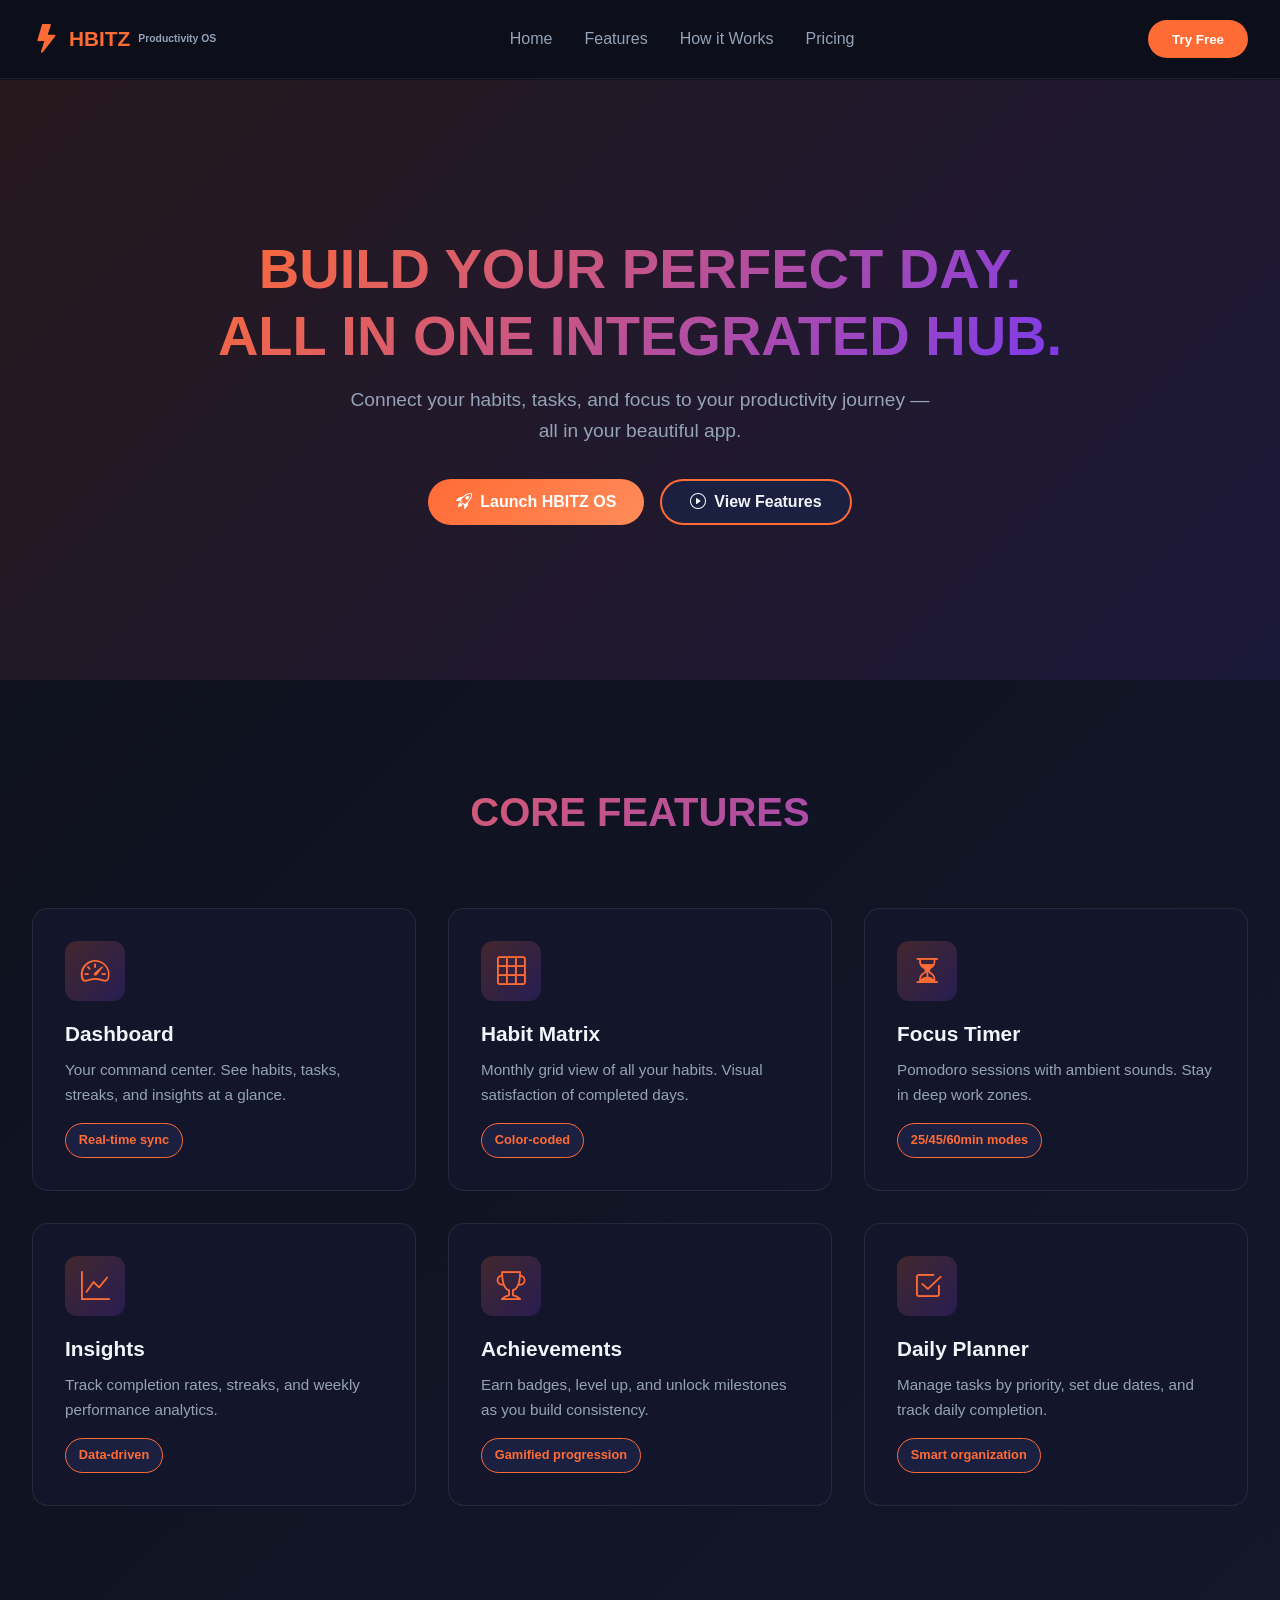
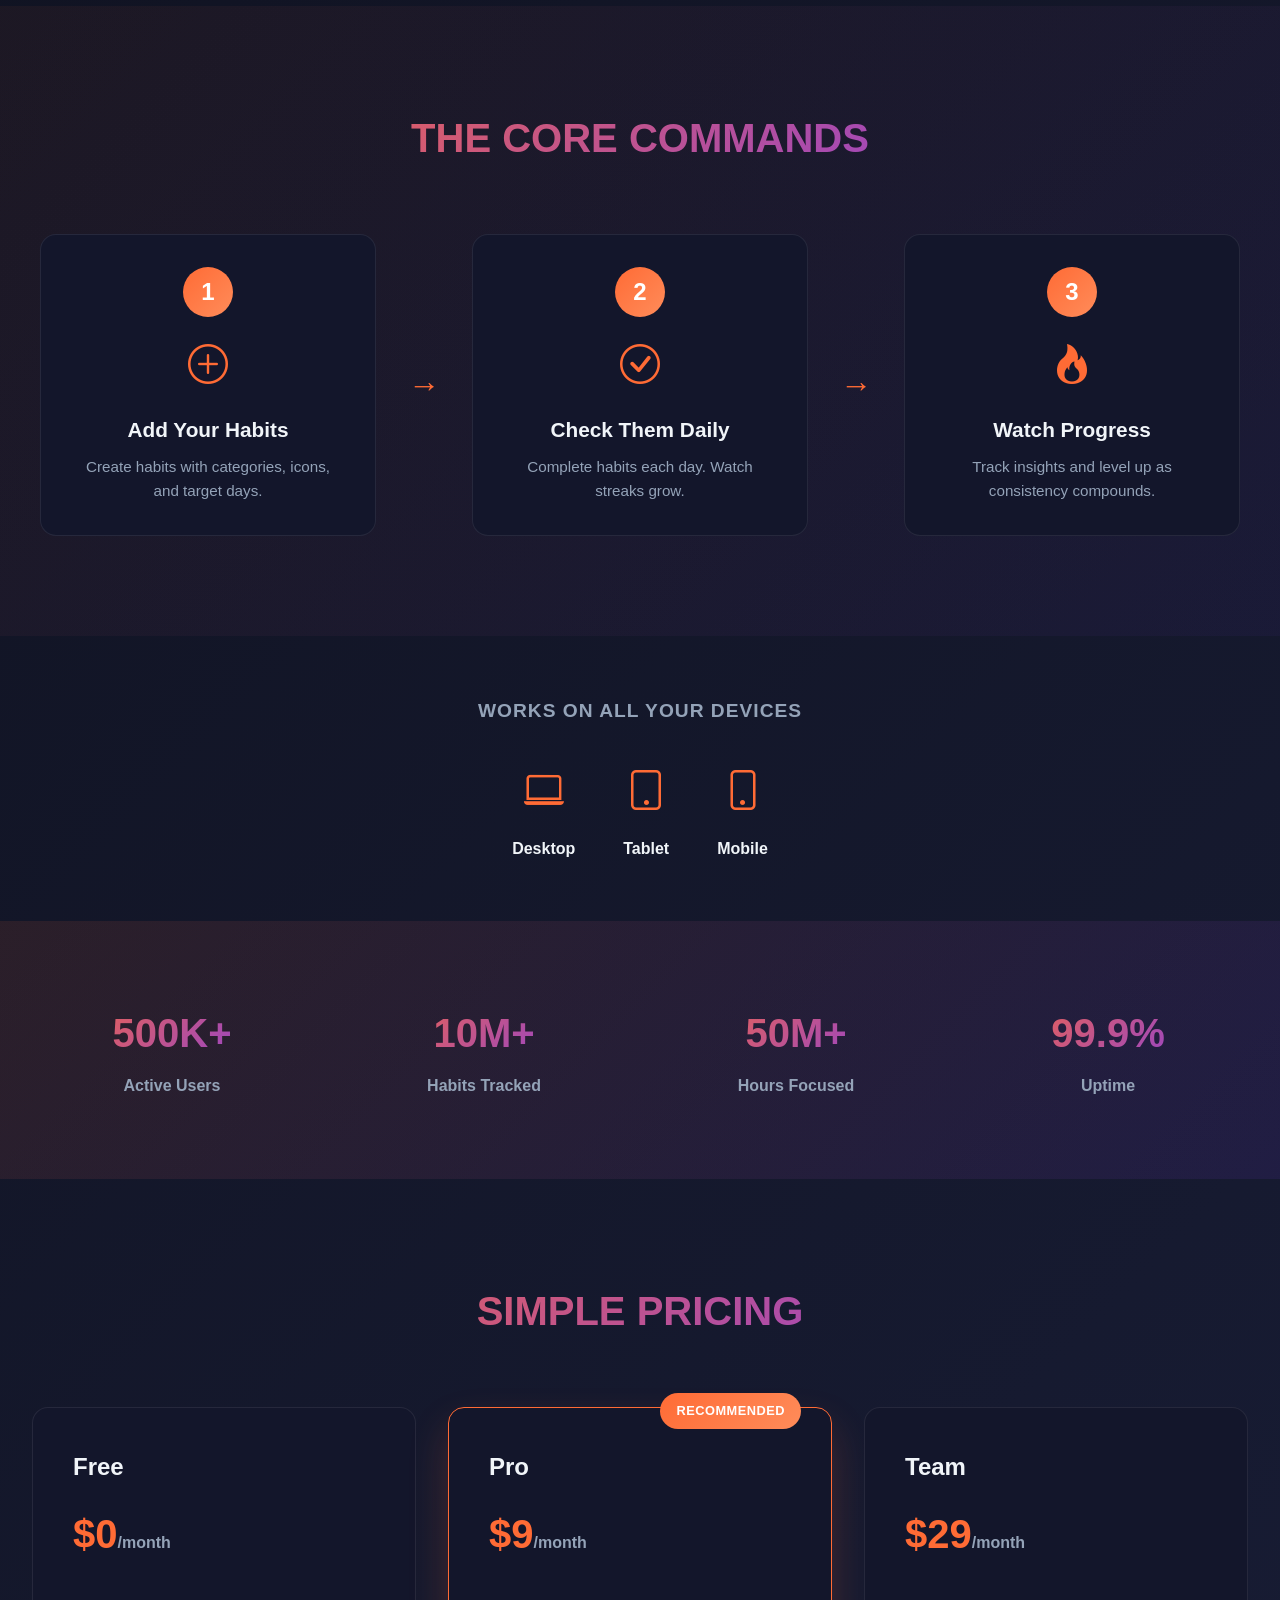
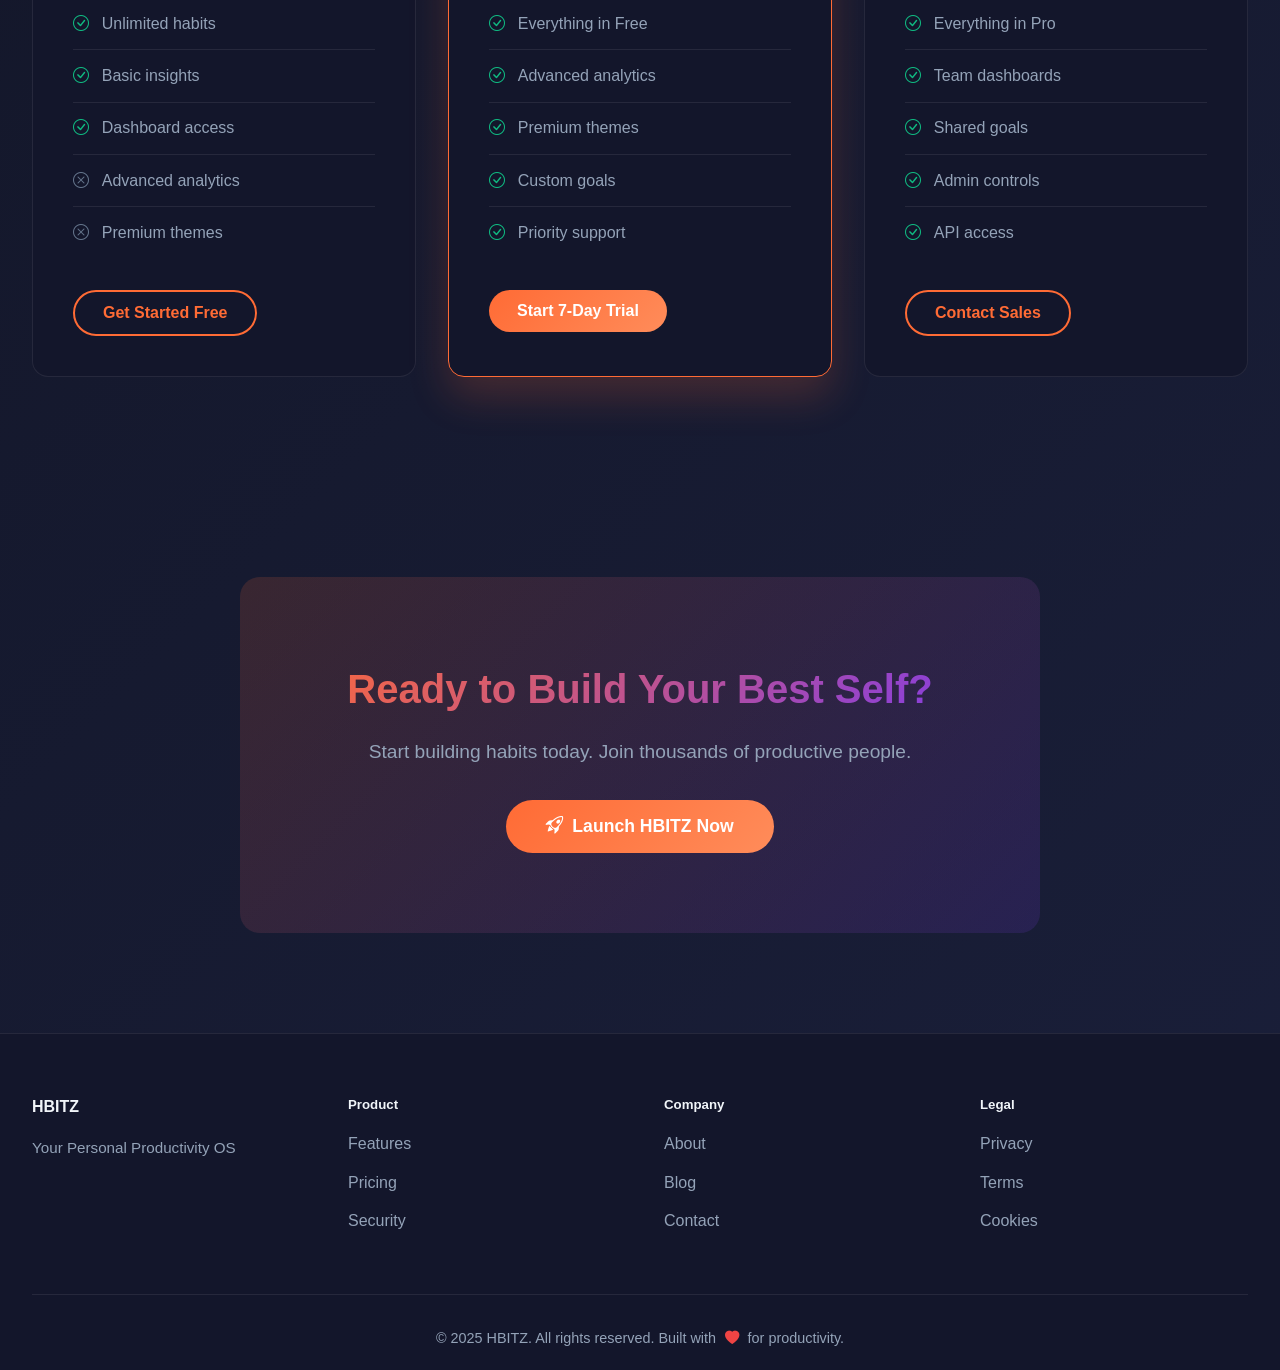
<file: index.html>
<!DOCTYPE html>
<html lang="en">
<head>
    <meta charset="UTF-8">
    <meta name="viewport" content="width=device-width, initial-scale=1.0">
    <title>HBITZ - Productivity OS</title>
    <link rel="stylesheet" href="https://cdn.jsdelivr.net/npm/bootstrap-icons@1.13.1/font/bootstrap-icons.min.css">
    <link rel="stylesheet" href="styles.css">
</head>
<body>
    <!-- Navigation -->
    <nav class="navbar">
        <div class="nav-container">
            <div class="nav-logo">
                <i class="bi bi-lightning-fill"></i>
                <span>HBITZ</span>
                <small>Productivity OS</small>
            </div>
            <ul class="nav-menu">
                <li><a href="#home" class="nav-link">Home</a></li>
                <li><a href="#features" class="nav-link">Features</a></li>
                <li><a href="#how-it-works" class="nav-link">How it Works</a></li>
                <li><a href="#pricing" class="nav-link">Pricing</a></li>
            </ul>
            <button class="cta-btn">Try Free</button>
        </div>
    </nav>

    <!-- Hero Section -->
    <section id="home" class="hero">
        <div class="hero-content">
            <h1 class="hero-title">BUILD YOUR PERFECT DAY.<br>ALL IN ONE INTEGRATED HUB.</h1>
            <p class="hero-subtitle">Connect your habits, tasks, and focus to your productivity journey — all in your beautiful app.</p>
            <div class="hero-buttons">
                <button class="btn btn-primary">
                    <i class="bi bi-rocket-takeoff"></i> Launch HBITZ OS
                </button>
                <button class="btn btn-secondary">
                    <i class="bi bi-play-circle"></i> View Features
                </button>
            </div>
        </div>
    </section>

    <!-- Features Section -->
    <section id="features" class="features">
        <h2 class="section-title">CORE FEATURES</h2>
        <div class="features-grid">
            <div class="feature-card">
                <div class="feature-icon"><i class="bi bi-speedometer2"></i></div>
                <h3>Dashboard</h3>
                <p>Your command center. See habits, tasks, streaks, and insights at a glance.</p>
                <div class="feature-highlight">Real-time sync</div>
            </div>

            <div class="feature-card">
                <div class="feature-icon"><i class="bi bi-grid-3x3"></i></div>
                <h3>Habit Matrix</h3>
                <p>Monthly grid view of all your habits. Visual satisfaction of completed days.</p>
                <div class="feature-highlight">Color-coded</div>
            </div>

            <div class="feature-card">
                <div class="feature-icon"><i class="bi bi-hourglass-split"></i></div>
                <h3>Focus Timer</h3>
                <p>Pomodoro sessions with ambient sounds. Stay in deep work zones.</p>
                <div class="feature-highlight">25/45/60min modes</div>
            </div>

            <div class="feature-card">
                <div class="feature-icon"><i class="bi bi-graph-up"></i></div>
                <h3>Insights</h3>
                <p>Track completion rates, streaks, and weekly performance analytics.</p>
                <div class="feature-highlight">Data-driven</div>
            </div>

            <div class="feature-card">
                <div class="feature-icon"><i class="bi bi-trophy"></i></div>
                <h3>Achievements</h3>
                <p>Earn badges, level up, and unlock milestones as you build consistency.</p>
                <div class="feature-highlight">Gamified progression</div>
            </div>

            <div class="feature-card">
                <div class="feature-icon"><i class="bi bi-check2-square"></i></div>
                <h3>Daily Planner</h3>
                <p>Manage tasks by priority, set due dates, and track daily completion.</p>
                <div class="feature-highlight">Smart organization</div>
            </div>
        </div>
    </section>

    <!-- How It Works Section -->
    <section id="how-it-works" class="how-it-works">
        <h2>THE CORE COMMANDS</h2>
        <div class="steps-container">
            <div class="step">
                <div class="step-number">1</div>
                <div class="step-icon"><i class="bi bi-plus-circle"></i></div>
                <h3>Add Your Habits</h3>
                <p>Create habits with categories, icons, and target days.</p>
            </div>
            <div class="step-arrow">→</div>
            <div class="step">
                <div class="step-number">2</div>
                <div class="step-icon"><i class="bi bi-check-circle"></i></div>
                <h3>Check Them Daily</h3>
                <p>Complete habits each day. Watch streaks grow.</p>
            </div>
            <div class="step-arrow">→</div>
            <div class="step">
                <div class="step-number">3</div>
                <div class="step-icon"><i class="bi bi-fire"></i></div>
                <h3>Watch Progress</h3>
                <p>Track insights and level up as consistency compounds.</p>
            </div>
        </div>
    </section>

    <!-- Platform Support -->
    <section class="platforms">
        <p class="platforms-text">WORKS ON ALL YOUR DEVICES</p>
        <div class="platform-icons">
            <div class="platform">
                <i class="bi bi-laptop"></i>
                <span>Desktop</span>
            </div>
            <div class="platform">
                <i class="bi bi-tablet"></i>
                <span>Tablet</span>
            </div>
            <div class="platform">
                <i class="bi bi-phone"></i>
                <span>Mobile</span>
            </div>
        </div>
    </section>

    <!-- Stats Section -->
    <section class="stats">
        <div class="stat-item">
            <h3>500K+</h3>
            <p>Active Users</p>
        </div>
        <div class="stat-item">
            <h3>10M+</h3>
            <p>Habits Tracked</p>
        </div>
        <div class="stat-item">
            <h3>50M+</h3>
            <p>Hours Focused</p>
        </div>
        <div class="stat-item">
            <h3>99.9%</h3>
            <p>Uptime</p>
        </div>
    </section>

    <!-- Pricing Section -->
    <section id="pricing" class="pricing">
        <h2>SIMPLE PRICING</h2>
        <div class="pricing-cards">
            <div class="price-card free">
                <h3>Free</h3>
                <div class="price">$0<span>/month</span></div>
                <ul class="features-list">
                    <li><i class="bi bi-check-circle"></i> Unlimited habits</li>
                    <li><i class="bi bi-check-circle"></i> Basic insights</li>
                    <li><i class="bi bi-check-circle"></i> Dashboard access</li>
                    <li class="disabled"><i class="bi bi-x-circle"></i> Advanced analytics</li>
                    <li class="disabled"><i class="bi bi-x-circle"></i> Premium themes</li>
                </ul>
                <button class="btn btn-outline">Get Started Free</button>
            </div>

            <div class="price-card pro">
                <div class="badge">RECOMMENDED</div>
                <h3>Pro</h3>
                <div class="price">$9<span>/month</span></div>
                <ul class="features-list">
                    <li><i class="bi bi-check-circle"></i> Everything in Free</li>
                    <li><i class="bi bi-check-circle"></i> Advanced analytics</li>
                    <li><i class="bi bi-check-circle"></i> Premium themes</li>
                    <li><i class="bi bi-check-circle"></i> Custom goals</li>
                    <li><i class="bi bi-check-circle"></i> Priority support</li>
                </ul>
                <button class="btn btn-primary">Start 7-Day Trial</button>
            </div>

            <div class="price-card team">
                <h3>Team</h3>
                <div class="price">$29<span>/month</span></div>
                <ul class="features-list">
                    <li><i class="bi bi-check-circle"></i> Everything in Pro</li>
                    <li><i class="bi bi-check-circle"></i> Team dashboards</li>
                    <li><i class="bi bi-check-circle"></i> Shared goals</li>
                    <li><i class="bi bi-check-circle"></i> Admin controls</li>
                    <li><i class="bi bi-check-circle"></i> API access</li>
                </ul>
                <button class="btn btn-outline">Contact Sales</button>
            </div>
        </div>
    </section>

    <!-- CTA Section -->
    <section class="final-cta">
        <h2>Ready to Build Your Best Self?</h2>
        <p>Start building habits today. Join thousands of productive people.</p>
        <button class="btn btn-primary btn-lg">
            <i class="bi bi-rocket-takeoff"></i> Launch HBITZ Now
        </button>
    </section>

    <!-- Footer -->
    <footer class="footer">
        <div class="footer-content">
            <div class="footer-section">
                <h4>HBITZ</h4>
                <p>Your Personal Productivity OS</p>
            </div>
            <div class="footer-section">
                <h5>Product</h5>
                <ul>
                    <li><a href="#">Features</a></li>
                    <li><a href="#">Pricing</a></li>
                    <li><a href="#">Security</a></li>
                </ul>
            </div>
            <div class="footer-section">
                <h5>Company</h5>
                <ul>
                    <li><a href="#">About</a></li>
                    <li><a href="#">Blog</a></li>
                    <li><a href="#">Contact</a></li>
                </ul>
            </div>
            <div class="footer-section">
                <h5>Legal</h5>
                <ul>
                    <li><a href="#">Privacy</a></li>
                    <li><a href="#">Terms</a></li>
                    <li><a href="#">Cookies</a></li>
                </ul>
            </div>
        </div>
        <div class="footer-bottom">
            <p>&copy; 2025 HBITZ. All rights reserved. Built with <i class="bi bi-heart-fill"></i> for productivity.</p>
        </div>
    </footer>

    <script src="script.js"></script>
</body>
</html>
</file>
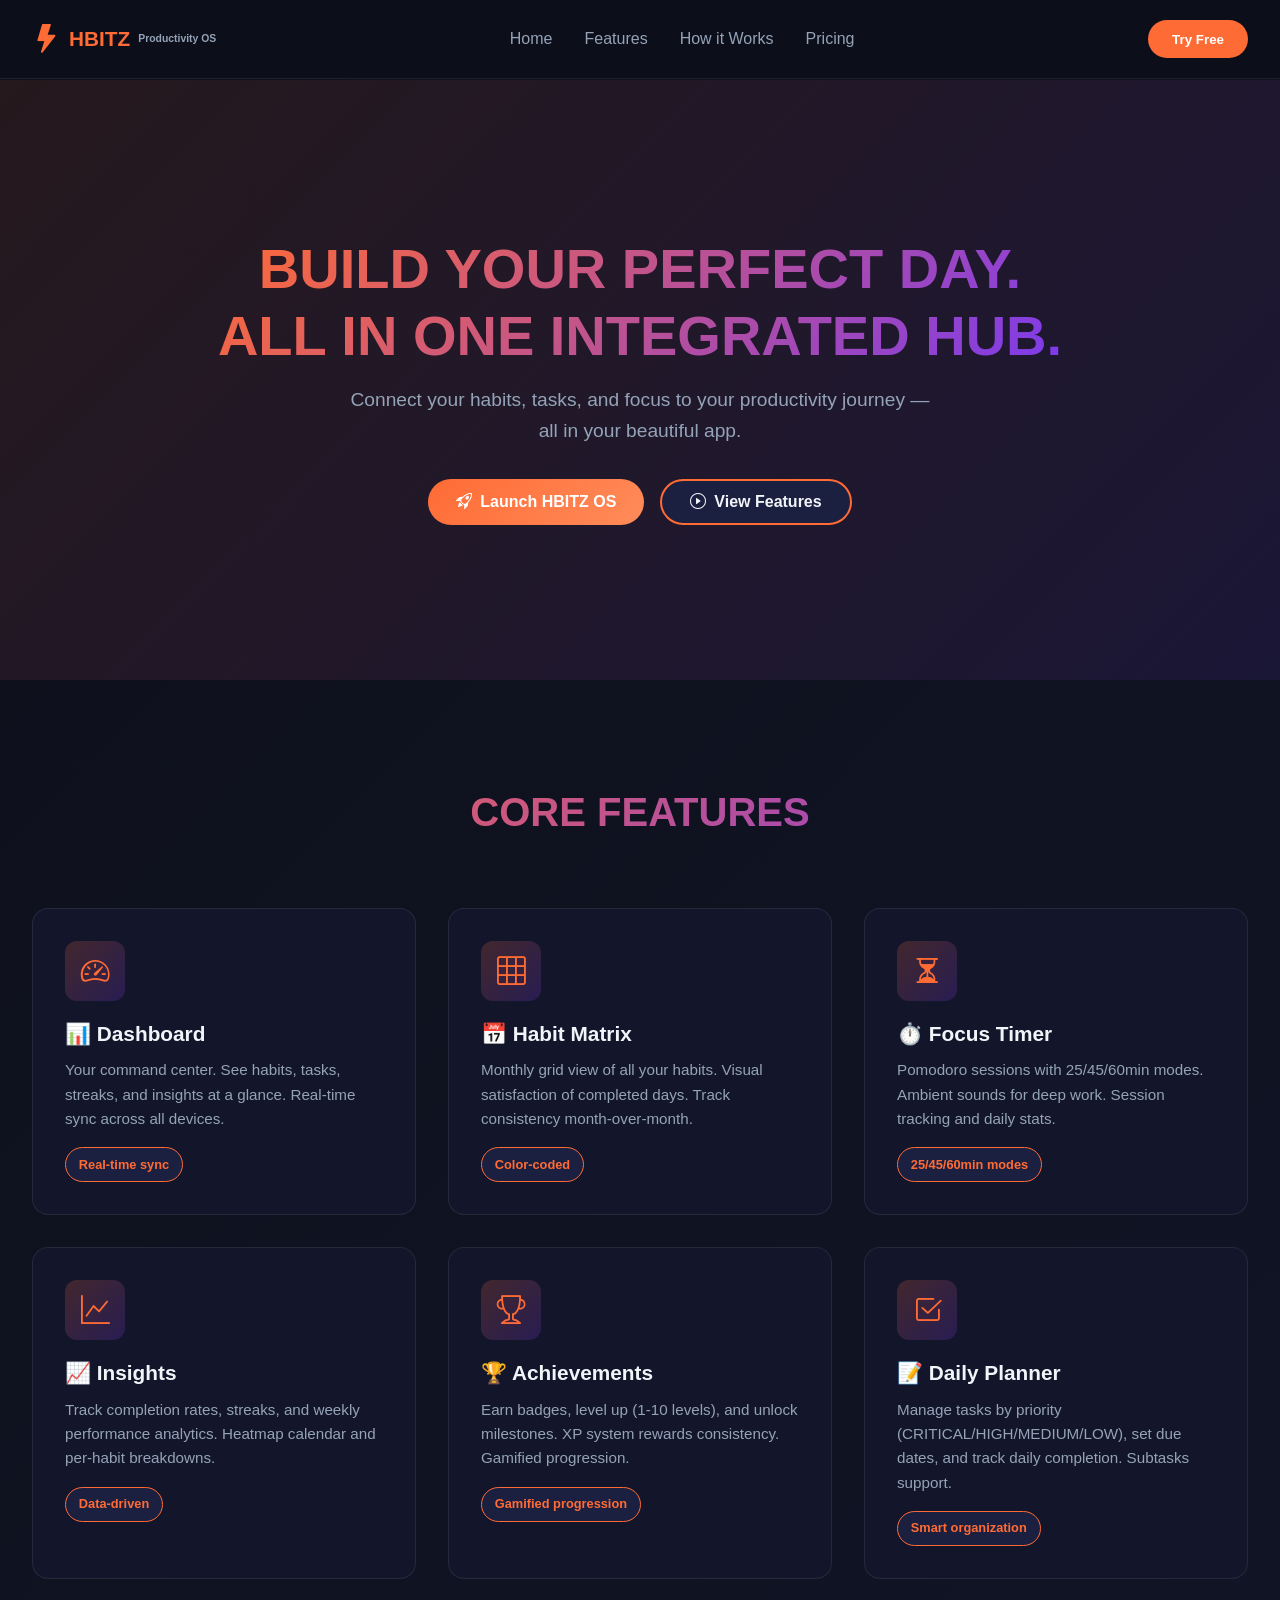
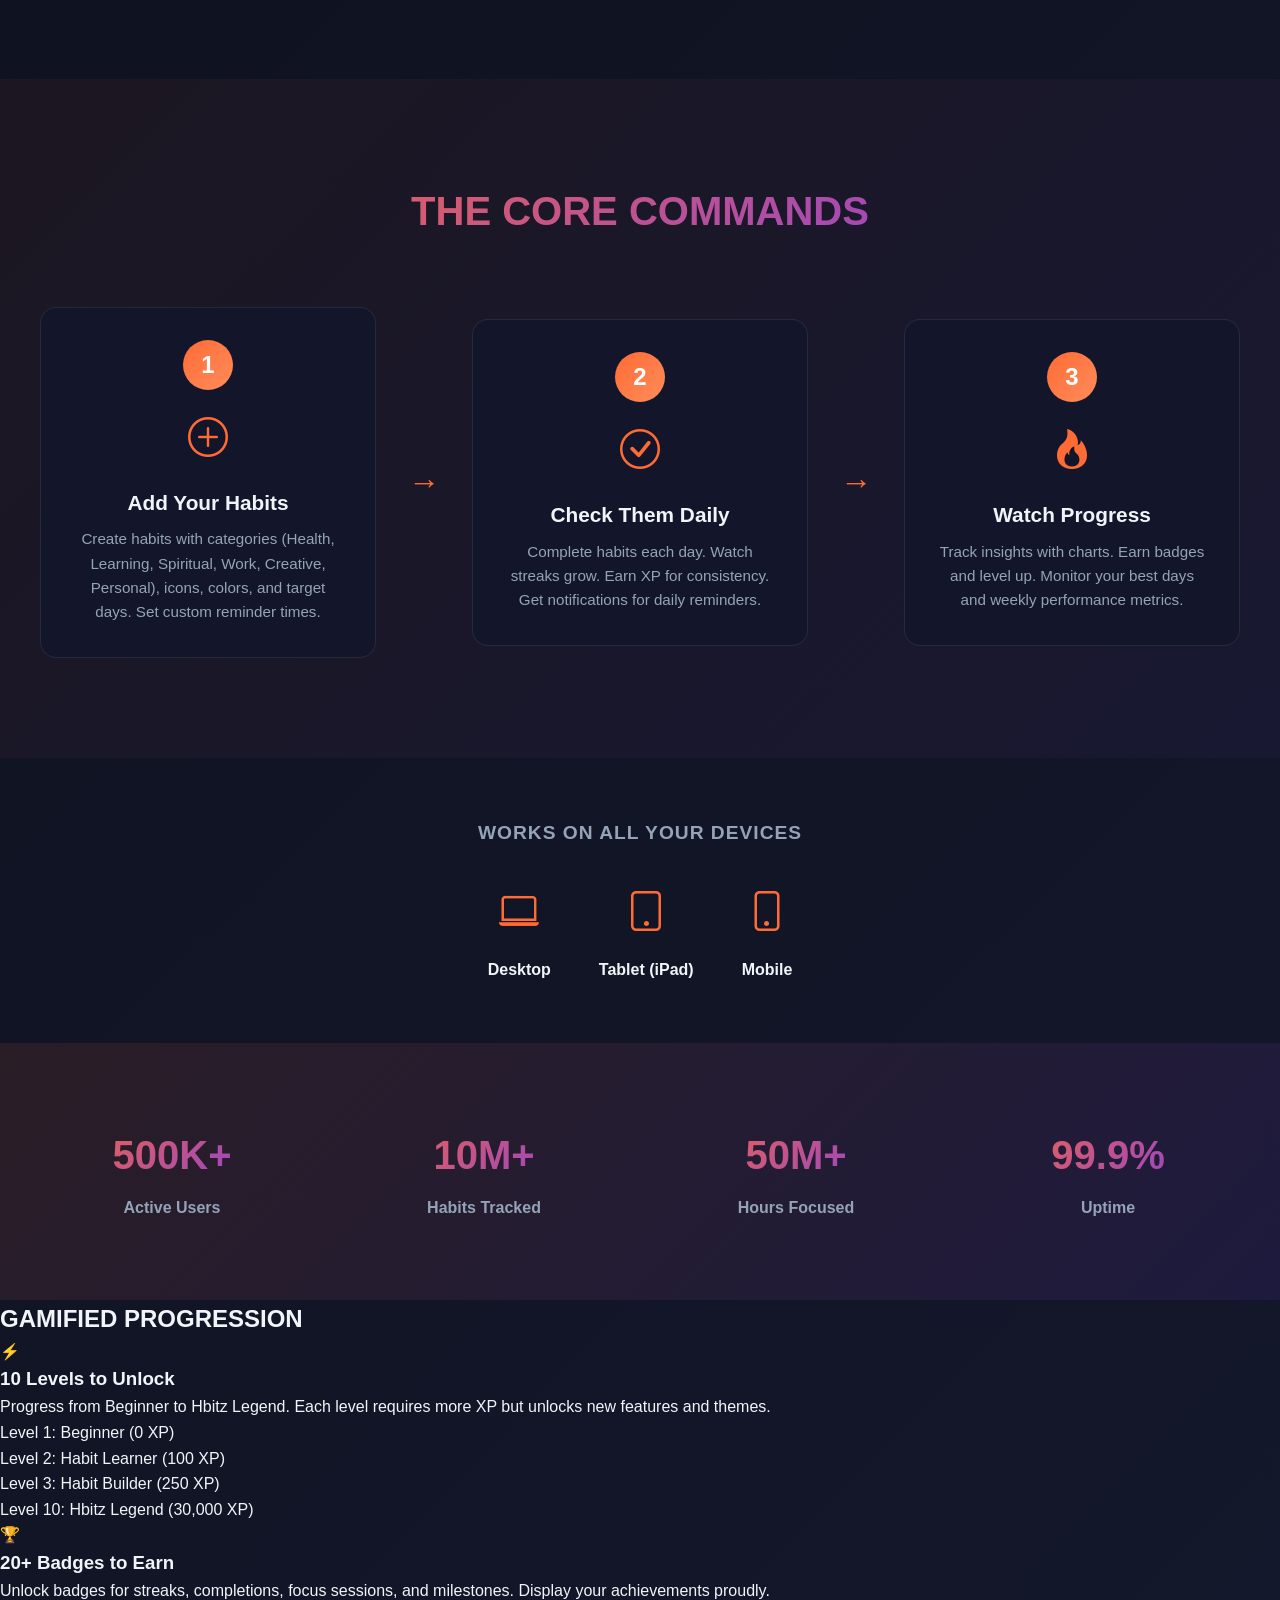
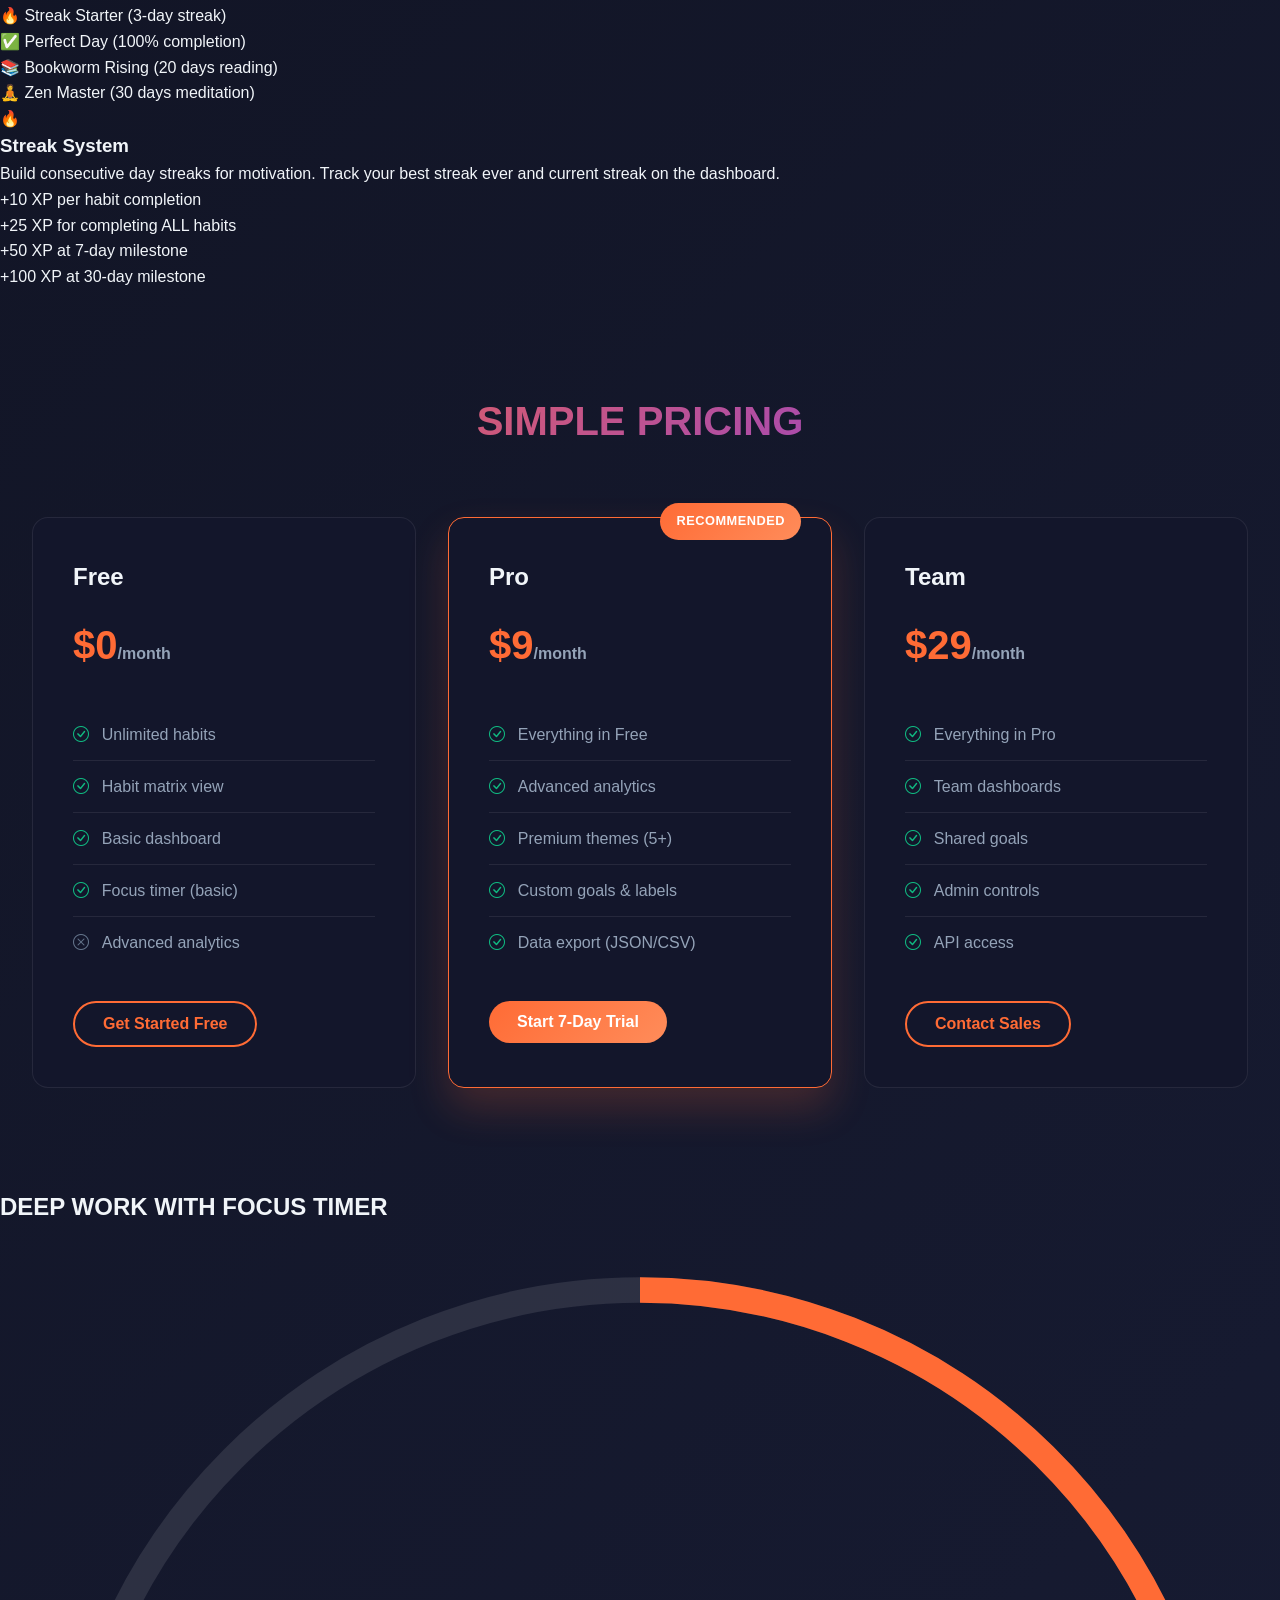
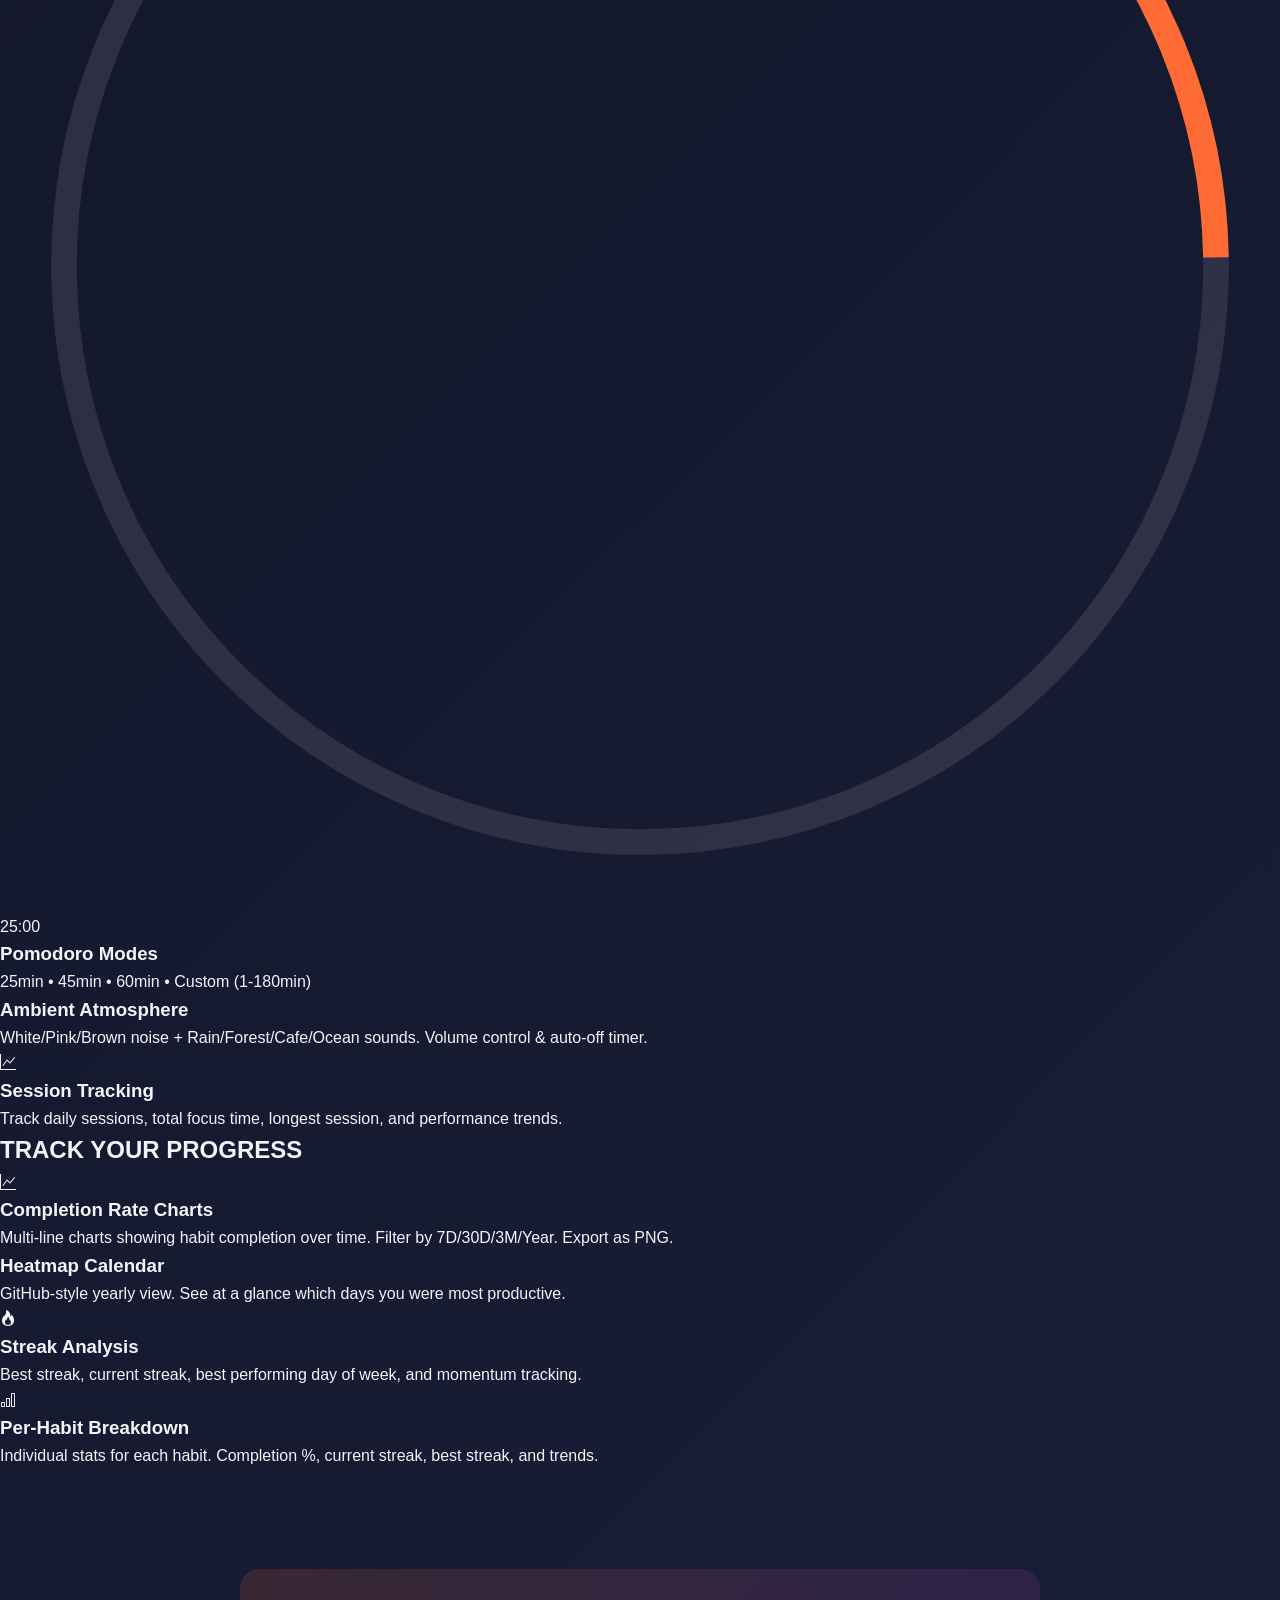
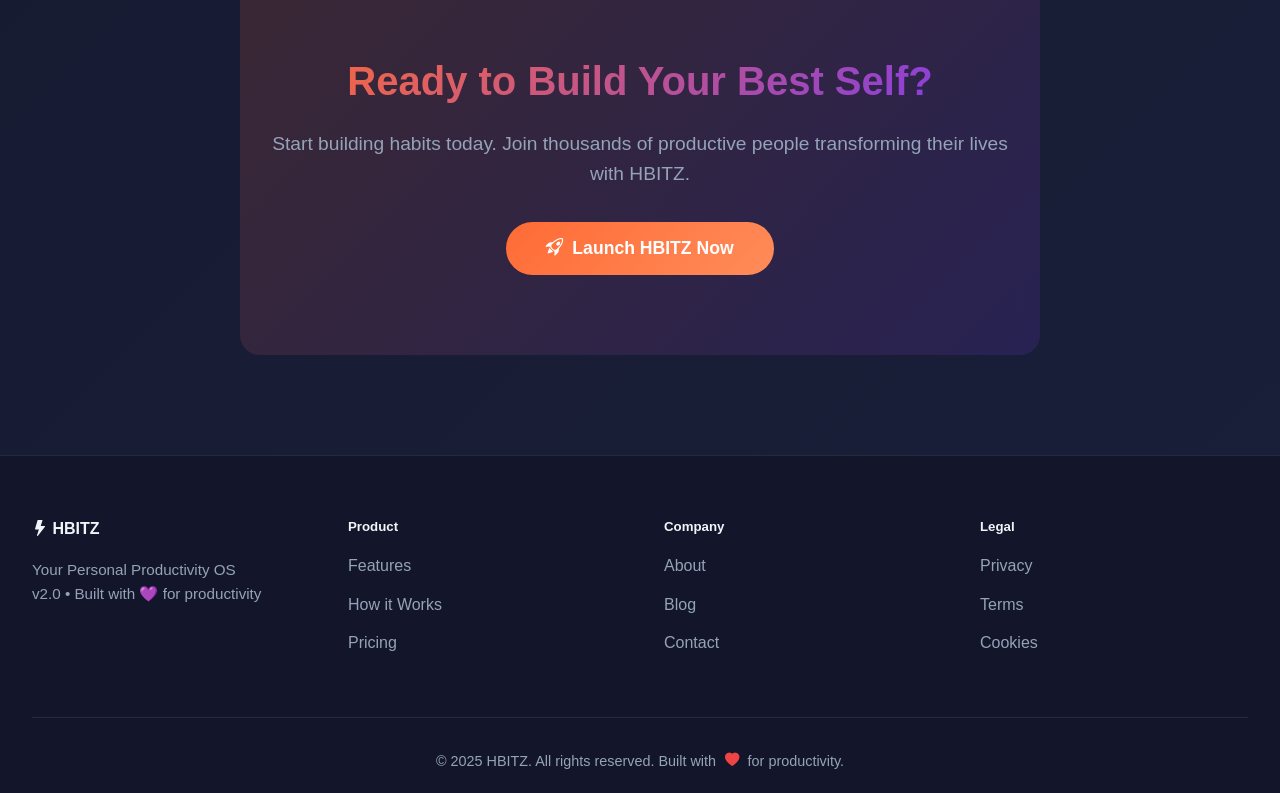
<file: landing.html>
<!DOCTYPE html>
<html lang="en">
<head>
    <meta charset="UTF-8">
    <meta name="viewport" content="width=device-width, initial-scale=1.0">
    <title>HBITZ - Productivity OS</title>
    <link rel="stylesheet" href="https://cdn.jsdelivr.net/npm/bootstrap-icons@1.13.1/font/bootstrap-icons.min.css">
    <link rel="stylesheet" href="styles.css">
</head>
<body>
    <!-- Navigation -->
    <nav class="navbar">
        <div class="nav-container">
            <div class="nav-logo">
                <i class="bi bi-lightning-fill"></i>
                <span>HBITZ</span>
                <small>Productivity OS</small>
            </div>
            <ul class="nav-menu">
                <li><a href="#home" class="nav-link">Home</a></li>
                <li><a href="#features" class="nav-link">Features</a></li>
                <li><a href="#how-it-works" class="nav-link">How it Works</a></li>
                <li><a href="#pricing" class="nav-link">Pricing</a></li>
            </ul>
            <button class="cta-btn" onclick="goToApp()">Try Free</button>
        </div>
    </nav>

    <!-- Hero Section -->
    <section id="home" class="hero">
        <div class="hero-content">
            <h1 class="hero-title">BUILD YOUR PERFECT DAY.<br>ALL IN ONE INTEGRATED HUB.</h1>
            <p class="hero-subtitle">Connect your habits, tasks, and focus to your productivity journey — all in your beautiful app.</p>
            <div class="hero-buttons">
                <button class="btn btn-primary" onclick="goToApp()">
                    <i class="bi bi-rocket-takeoff"></i> Launch HBITZ OS
                </button>
                <button class="btn btn-secondary" onclick="scrollToSection('#features')">
                    <i class="bi bi-play-circle"></i> View Features
                </button>
            </div>
        </div>
    </section>

    <!-- Features Section -->
    <section id="features" class="features">
        <h2 class="section-title">CORE FEATURES</h2>
        <div class="features-grid">
            <div class="feature-card">
                <div class="feature-icon"><i class="bi bi-speedometer2"></i></div>
                <h3>📊 Dashboard</h3>
                <p>Your command center. See habits, tasks, streaks, and insights at a glance. Real-time sync across all devices.</p>
                <div class="feature-highlight">Real-time sync</div>
            </div>

            <div class="feature-card">
                <div class="feature-icon"><i class="bi bi-grid-3x3"></i></div>
                <h3>📅 Habit Matrix</h3>
                <p>Monthly grid view of all your habits. Visual satisfaction of completed days. Track consistency month-over-month.</p>
                <div class="feature-highlight">Color-coded</div>
            </div>

            <div class="feature-card">
                <div class="feature-icon"><i class="bi bi-hourglass-split"></i></div>
                <h3>⏱️ Focus Timer</h3>
                <p>Pomodoro sessions with 25/45/60min modes. Ambient sounds for deep work. Session tracking and daily stats.</p>
                <div class="feature-highlight">25/45/60min modes</div>
            </div>

            <div class="feature-card">
                <div class="feature-icon"><i class="bi bi-graph-up"></i></div>
                <h3>📈 Insights</h3>
                <p>Track completion rates, streaks, and weekly performance analytics. Heatmap calendar and per-habit breakdowns.</p>
                <div class="feature-highlight">Data-driven</div>
            </div>

            <div class="feature-card">
                <div class="feature-icon"><i class="bi bi-trophy"></i></div>
                <h3>🏆 Achievements</h3>
                <p>Earn badges, level up (1-10 levels), and unlock milestones. XP system rewards consistency. Gamified progression.</p>
                <div class="feature-highlight">Gamified progression</div>
            </div>

            <div class="feature-card">
                <div class="feature-icon"><i class="bi bi-check2-square"></i></div>
                <h3>📝 Daily Planner</h3>
                <p>Manage tasks by priority (CRITICAL/HIGH/MEDIUM/LOW), set due dates, and track daily completion. Subtasks support.</p>
                <div class="feature-highlight">Smart organization</div>
            </div>
        </div>
    </section>

    <!-- How It Works Section -->
    <section id="how-it-works" class="how-it-works">
        <h2>THE CORE COMMANDS</h2>
        <div class="steps-container">
            <div class="step">
                <div class="step-number">1</div>
                <div class="step-icon"><i class="bi bi-plus-circle"></i></div>
                <h3>Add Your Habits</h3>
                <p>Create habits with categories (Health, Learning, Spiritual, Work, Creative, Personal), icons, colors, and target days. Set custom reminder times.</p>
            </div>
            <div class="step-arrow">→</div>
            <div class="step">
                <div class="step-number">2</div>
                <div class="step-icon"><i class="bi bi-check-circle"></i></div>
                <h3>Check Them Daily</h3>
                <p>Complete habits each day. Watch streaks grow. Earn XP for consistency. Get notifications for daily reminders.</p>
            </div>
            <div class="step-arrow">→</div>
            <div class="step">
                <div class="step-number">3</div>
                <div class="step-icon"><i class="bi bi-fire"></i></div>
                <h3>Watch Progress</h3>
                <p>Track insights with charts. Earn badges and level up. Monitor your best days and weekly performance metrics.</p>
            </div>
        </div>
    </section>

    <!-- Platform Support -->
    <section class="platforms">
        <p class="platforms-text">WORKS ON ALL YOUR DEVICES</p>
        <div class="platform-icons">
            <div class="platform">
                <i class="bi bi-laptop"></i>
                <span>Desktop</span>
            </div>
            <div class="platform">
                <i class="bi bi-tablet"></i>
                <span>Tablet (iPad)</span>
            </div>
            <div class="platform">
                <i class="bi bi-phone"></i>
                <span>Mobile</span>
            </div>
        </div>
    </section>

    <!-- Stats Section -->
    <section class="stats">
        <div class="stat-item">
            <h3>500K+</h3>
            <p>Active Users</p>
        </div>
        <div class="stat-item">
            <h3>10M+</h3>
            <p>Habits Tracked</p>
        </div>
        <div class="stat-item">
            <h3>50M+</h3>
            <p>Hours Focused</p>
        </div>
        <div class="stat-item">
            <h3>99.9%</h3>
            <p>Uptime</p>
        </div>
    </section>

    <!-- Gamification Section -->
    <section class="gamification">
        <h2>GAMIFIED PROGRESSION</h2>
        <div class="gamification-content">
            <div class="gami-item">
                <div class="gami-icon">⚡</div>
                <h3>10 Levels to Unlock</h3>
                <p>Progress from Beginner to Hbitz Legend. Each level requires more XP but unlocks new features and themes.</p>
                <ul class="level-list">
                    <li>Level 1: Beginner (0 XP)</li>
                    <li>Level 2: Habit Learner (100 XP)</li>
                    <li>Level 3: Habit Builder (250 XP)</li>
                    <li>Level 10: Hbitz Legend (30,000 XP)</li>
                </ul>
            </div>
            <div class="gami-item">
                <div class="gami-icon">🏆</div>
                <h3>20+ Badges to Earn</h3>
                <p>Unlock badges for streaks, completions, focus sessions, and milestones. Display your achievements proudly.</p>
                <ul class="badge-list">
                    <li>🔥 Streak Starter (3-day streak)</li>
                    <li>✅ Perfect Day (100% completion)</li>
                    <li>📚 Bookworm Rising (20 days reading)</li>
                    <li>🧘 Zen Master (30 days meditation)</li>
                </ul>
            </div>
            <div class="gami-item">
                <div class="gami-icon">🔥</div>
                <h3>Streak System</h3>
                <p>Build consecutive day streaks for motivation. Track your best streak ever and current streak on the dashboard.</p>
                <ul class="streak-rewards">
                    <li>+10 XP per habit completion</li>
                    <li>+25 XP for completing ALL habits</li>
                    <li>+50 XP at 7-day milestone</li>
                    <li>+100 XP at 30-day milestone</li>
                </ul>
            </div>
        </div>
    </section>

    <!-- Pricing Section -->
    <section id="pricing" class="pricing">
        <h2>SIMPLE PRICING</h2>
        <div class="pricing-cards">
            <div class="price-card free">
                <h3>Free</h3>
                <div class="price">$0<span>/month</span></div>
                <ul class="features-list">
                    <li><i class="bi bi-check-circle"></i> Unlimited habits</li>
                    <li><i class="bi bi-check-circle"></i> Habit matrix view</li>
                    <li><i class="bi bi-check-circle"></i> Basic dashboard</li>
                    <li><i class="bi bi-check-circle"></i> Focus timer (basic)</li>
                    <li class="disabled"><i class="bi bi-x-circle"></i> Advanced analytics</li>
                </ul>
                <button class="btn btn-outline" onclick="goToApp()">Get Started Free</button>
            </div>

            <div class="price-card pro">
                <div class="badge">RECOMMENDED</div>
                <h3>Pro</h3>
                <div class="price">$9<span>/month</span></div>
                <ul class="features-list">
                    <li><i class="bi bi-check-circle"></i> Everything in Free</li>
                    <li><i class="bi bi-check-circle"></i> Advanced analytics</li>
                    <li><i class="bi bi-check-circle"></i> Premium themes (5+)</li>
                    <li><i class="bi bi-check-circle"></i> Custom goals & labels</li>
                    <li><i class="bi bi-check-circle"></i> Data export (JSON/CSV)</li>
                </ul>
                <button class="btn btn-primary" onclick="goToApp()">Start 7-Day Trial</button>
            </div>

            <div class="price-card team">
                <h3>Team</h3>
                <div class="price">$29<span>/month</span></div>
                <ul class="features-list">
                    <li><i class="bi bi-check-circle"></i> Everything in Pro</li>
                    <li><i class="bi bi-check-circle"></i> Team dashboards</li>
                    <li><i class="bi bi-check-circle"></i> Shared goals</li>
                    <li><i class="bi bi-check-circle"></i> Admin controls</li>
                    <li><i class="bi bi-check-circle"></i> API access</li>
                </ul>
                <button class="btn btn-outline" onclick="goToApp()">Contact Sales</button>
            </div>
        </div>
    </section>

    <!-- Focus Timer Preview -->
    <section class="focus-timer-preview">
        <h2>DEEP WORK WITH FOCUS TIMER</h2>
        <div class="timer-grid">
            <div class="timer-card">
                <div class="timer-visual">
                    <div class="timer-ring">
                        <svg viewBox="0 0 100 100">
                            <circle cx="50" cy="50" r="45" fill="none" stroke="rgba(255,255,255,0.1)" stroke-width="2"/>
                            <circle cx="50" cy="50" r="45" fill="none" stroke="#FF6B35" stroke-width="2" stroke-dasharray="70 283" transform="rotate(-90 50 50)"/>
                        </svg>
                        <div class="timer-text">25:00</div>
                    </div>
                </div>
                <h3>Pomodoro Modes</h3>
                <p>25min • 45min • 60min • Custom (1-180min)</p>
            </div>
            <div class="timer-card">
                <div class="timer-icon"><i class="bi bi-sound"></i></div>
                <h3>Ambient Atmosphere</h3>
                <p>White/Pink/Brown noise + Rain/Forest/Cafe/Ocean sounds. Volume control & auto-off timer.</p>
            </div>
            <div class="timer-card">
                <div class="timer-icon"><i class="bi bi-graph-up"></i></div>
                <h3>Session Tracking</h3>
                <p>Track daily sessions, total focus time, longest session, and performance trends.</p>
            </div>
        </div>
    </section>

    <!-- Insights Preview -->
    <section class="insights-preview">
        <h2>TRACK YOUR PROGRESS</h2>
        <div class="insights-grid">
            <div class="insight-card">
                <div class="insight-icon"><i class="bi bi-graph-up"></i></div>
                <h3>Completion Rate Charts</h3>
                <p>Multi-line charts showing habit completion over time. Filter by 7D/30D/3M/Year. Export as PNG.</p>
            </div>
            <div class="insight-card">
                <div class="insight-icon"><i class="bi bi-calendar-heat"></i></div>
                <h3>Heatmap Calendar</h3>
                <p>GitHub-style yearly view. See at a glance which days you were most productive.</p>
            </div>
            <div class="insight-card">
                <div class="insight-icon"><i class="bi bi-fire"></i></div>
                <h3>Streak Analysis</h3>
                <p>Best streak, current streak, best performing day of week, and momentum tracking.</p>
            </div>
            <div class="insight-card">
                <div class="insight-icon"><i class="bi bi-bar-chart"></i></div>
                <h3>Per-Habit Breakdown</h3>
                <p>Individual stats for each habit. Completion %, current streak, best streak, and trends.</p>
            </div>
        </div>
    </section>

    <!-- CTA Section -->
    <section class="final-cta">
        <h2>Ready to Build Your Best Self?</h2>
        <p>Start building habits today. Join thousands of productive people transforming their lives with HBITZ.</p>
        <button class="btn btn-primary btn-lg" onclick="goToApp()">
            <i class="bi bi-rocket-takeoff"></i> Launch HBITZ Now
        </button>
    </section>

    <!-- Footer -->
    <footer class="footer">
        <div class="footer-content">
            <div class="footer-section">
                <h4><i class="bi bi-lightning-fill"></i> HBITZ</h4>
                <p>Your Personal Productivity OS</p>
                <p class="version">v2.0 • Built with 💜 for productivity</p>
            </div>
            <div class="footer-section">
                <h5>Product</h5>
                <ul>
                    <li><a href="#features">Features</a></li>
                    <li><a href="#how-it-works">How it Works</a></li>
                    <li><a href="#pricing">Pricing</a></li>
                </ul>
            </div>
            <div class="footer-section">
                <h5>Company</h5>
                <ul>
                    <li><a href="#">About</a></li>
                    <li><a href="#">Blog</a></li>
                    <li><a href="#">Contact</a></li>
                </ul>
            </div>
            <div class="footer-section">
                <h5>Legal</h5>
                <ul>
                    <li><a href="#">Privacy</a></li>
                    <li><a href="#">Terms</a></li>
                    <li><a href="#">Cookies</a></li>
                </ul>
            </div>
        </div>
        <div class="footer-bottom">
            <p>&copy; 2025 HBITZ. All rights reserved. Built with <i class="bi bi-heart-fill"></i> for productivity.</p>
        </div>
    </footer>

    <script src="script.js"></script>
</body>
</html>
</file>
<file: styles.css>
* {
    margin: 0;
    padding: 0;
    box-sizing: border-box;
}

:root {
    --primary-color: #FF6B35;
    --secondary-color: #004E89;
    --accent-color: #7C3AED;
    --bg-dark: #0D0F1A;
    --bg-card: #13162B;
    --bg-elevated: #1C2040;
    --text-primary: #F1F5F9;
    --text-secondary: #94A3B8;
    --text-tertiary: #64748B;
    --success: #10B981;
    --warning: #F59E0B;
    --danger: #EF4444;
    --border: rgba(255, 255, 255, 0.08);
}

html {
    scroll-behavior: smooth;
}

body {
    font-family: 'Inter', -apple-system, BlinkMacSystemFont, 'Segoe UI', sans-serif;
    background: linear-gradient(135deg, #0D0F1A 0%, #1a1f3a 100%);
    color: var(--text-primary);
    line-height: 1.6;
    overflow-x: hidden;
}

/* Navigation */
.navbar {
    position: fixed;
    top: 0;
    width: 100%;
    background: rgba(13, 15, 26, 0.95);
    backdrop-filter: blur(10px);
    border-bottom: 1px solid var(--border);
    z-index: 1000;
    padding: 1rem 2rem;
}

.nav-container {
    max-width: 1400px;
    margin: 0 auto;
    display: flex;
    justify-content: space-between;
    align-items: center;
}

.nav-logo {
    display: flex;
    align-items: center;
    gap: 0.5rem;
    font-weight: 800;
    font-size: 1.3rem;
    color: var(--primary-color);
}

.nav-logo small {
    font-size: 0.65rem;
    display: block;
    font-weight: 600;
    color: var(--text-secondary);
}

.nav-logo i {
    font-size: 1.8rem;
}

.nav-menu {
    display: flex;
    gap: 2rem;
    list-style: none;
}

.nav-link {
    color: var(--text-secondary);
    text-decoration: none;
    font-weight: 500;
    transition: color 0.3s ease;
}

.nav-link:hover {
    color: var(--primary-color);
}

.cta-btn {
    background: var(--primary-color);
    color: white;
    border: none;
    padding: 0.7rem 1.5rem;
    border-radius: 50px;
    font-weight: 600;
    cursor: pointer;
    transition: all 0.3s ease;
}

.cta-btn:hover {
    transform: translateY(-2px);
    box-shadow: 0 10px 25px rgba(255, 107, 53, 0.3);
}

/* Hero Section */
.hero {
    margin-top: 80px;
    padding: 80px 2rem;
    text-align: center;
    min-height: 600px;
    display: flex;
    align-items: center;
    justify-content: center;
    background: linear-gradient(135deg, rgba(255, 107, 53, 0.1) 0%, rgba(124, 58, 237, 0.1) 100%);
}

.hero-content {
    max-width: 900px;
    margin: 0 auto;
}

.hero-title {
    font-size: 3.5rem;
    font-weight: 900;
    margin-bottom: 1rem;
    line-height: 1.2;
    background: linear-gradient(135deg, var(--primary-color) 0%, var(--accent-color) 100%);
    -webkit-background-clip: text;
    -webkit-text-fill-color: transparent;
    background-clip: text;
}

.hero-subtitle {
    font-size: 1.2rem;
    color: var(--text-secondary);
    margin-bottom: 2rem;
    max-width: 600px;
    margin-left: auto;
    margin-right: auto;
}

.hero-buttons {
    display: flex;
    gap: 1rem;
    justify-content: center;
    flex-wrap: wrap;
}

/* Buttons */
.btn {
    padding: 12px 28px;
    border: none;
    border-radius: 50px;
    font-weight: 600;
    cursor: pointer;
    transition: all 0.3s ease;
    display: inline-flex;
    align-items: center;
    gap: 0.5rem;
    font-size: 1rem;
}

.btn-primary {
    background: linear-gradient(135deg, var(--primary-color) 0%, #ff8c5a 100%);
    color: white;
}

.btn-primary:hover {
    transform: translateY(-3px);
    box-shadow: 0 15px 35px rgba(255, 107, 53, 0.4);
}

.btn-secondary {
    background: var(--bg-elevated);
    color: var(--text-primary);
    border: 2px solid var(--primary-color);
}

.btn-secondary:hover {
    background: var(--primary-color);
    color: white;
}

.btn-outline {
    background: transparent;
    color: var(--primary-color);
    border: 2px solid var(--primary-color);
}

.btn-outline:hover {
    background: var(--primary-color);
    color: white;
}

.btn-lg {
    padding: 16px 40px;
    font-size: 1.1rem;
}

/* Features Section */
.features {
    padding: 100px 2rem;
    max-width: 1400px;
    margin: 0 auto;
}

.section-title {
    text-align: center;
    font-size: 2.5rem;
    font-weight: 900;
    margin-bottom: 4rem;
    background: linear-gradient(135deg, var(--primary-color) 0%, var(--accent-color) 100%);
    -webkit-background-clip: text;
    -webkit-text-fill-color: transparent;
    background-clip: text;
}

.features-grid {
    display: grid;
    grid-template-columns: repeat(auto-fit, minmax(300px, 1fr));
    gap: 2rem;
}

.feature-card {
    background: var(--bg-card);
    border: 1px solid var(--border);
    border-radius: 16px;
    padding: 2rem;
    transition: all 0.3s ease;
}

.feature-card:hover {
    border-color: var(--primary-color);
    box-shadow: 0 20px 40px rgba(255, 107, 53, 0.15);
    transform: translateY(-5px);
}

.feature-icon {
    width: 60px;
    height: 60px;
    background: linear-gradient(135deg, rgba(255, 107, 53, 0.2) 0%, rgba(124, 58, 237, 0.2) 100%);
    border-radius: 12px;
    display: flex;
    align-items: center;
    justify-content: center;
    font-size: 1.8rem;
    color: var(--primary-color);
    margin-bottom: 1rem;
}

.feature-card h3 {
    font-size: 1.3rem;
    margin-bottom: 0.5rem;
    color: var(--text-primary);
}

.feature-card p {
    color: var(--text-secondary);
    margin-bottom: 1rem;
    font-size: 0.95rem;
}

.feature-highlight {
    display: inline-block;
    background: var(--bg-elevated);
    color: var(--primary-color);
    padding: 0.4rem 0.8rem;
    border-radius: 20px;
    font-size: 0.8rem;
    font-weight: 600;
    border: 1px solid var(--primary-color);
}

/* How It Works */
.how-it-works {
    padding: 100px 2rem;
    background: linear-gradient(135deg, rgba(255, 107, 53, 0.05) 0%, rgba(124, 58, 237, 0.05) 100%);
    text-align: center;
}

.how-it-works h2 {
    font-size: 2.5rem;
    font-weight: 900;
    margin-bottom: 4rem;
    background: linear-gradient(135deg, var(--primary-color) 0%, var(--accent-color) 100%);
    -webkit-background-clip: text;
    -webkit-text-fill-color: transparent;
    background-clip: text;
}

.steps-container {
    display: flex;
    justify-content: center;
    align-items: center;
    gap: 2rem;
    max-width: 1200px;
    margin: 0 auto;
    flex-wrap: wrap;
}

.step {
    flex: 1;
    min-width: 250px;
    padding: 2rem;
    background: var(--bg-card);
    border: 1px solid var(--border);
    border-radius: 16px;
    transition: all 0.3s ease;
}

.step:hover {
    border-color: var(--primary-color);
    box-shadow: 0 20px 40px rgba(255, 107, 53, 0.15);
}

.step-number {
    width: 50px;
    height: 50px;
    background: linear-gradient(135deg, var(--primary-color) 0%, #ff8c5a 100%);
    border-radius: 50%;
    display: flex;
    align-items: center;
    justify-content: center;
    font-weight: 900;
    font-size: 1.5rem;
    margin: 0 auto 1rem;
    color: white;
}

.step-icon {
    font-size: 2.5rem;
    color: var(--primary-color);
    margin-bottom: 1rem;
}

.step h3 {
    font-size: 1.3rem;
    margin-bottom: 0.5rem;
    color: var(--text-primary);
}

.step p {
    color: var(--text-secondary);
    font-size: 0.95rem;
}

.step-arrow {
    font-size: 2rem;
    color: var(--primary-color);
    font-weight: 900;
}

@media (max-width: 768px) {
    .step-arrow {
        display: none;
    }
}

/* Platforms */
.platforms {
    padding: 60px 2rem;
    text-align: center;
    max-width: 1400px;
    margin: 0 auto;
}

.platforms-text {
    font-size: 1.2rem;
    font-weight: 700;
    color: var(--text-secondary);
    margin-bottom: 2rem;
    letter-spacing: 1px;
}

.platform-icons {
    display: flex;
    justify-content: center;
    gap: 3rem;
    flex-wrap: wrap;
}

.platform {
    display: flex;
    flex-direction: column;
    align-items: center;
    gap: 0.8rem;
}

.platform i {
    font-size: 2.5rem;
    color: var(--primary-color);
}

.platform span {
    font-weight: 600;
    color: var(--text-primary);
}

/* Stats Section */
.stats {
    padding: 80px 2rem;
    background: linear-gradient(135deg, rgba(255, 107, 53, 0.1) 0%, rgba(124, 58, 237, 0.1) 100%);
    display: grid;
    grid-template-columns: repeat(auto-fit, minmax(200px, 1fr));
    gap: 2rem;
    max-width: 1400px;
    margin: 0 auto;
    text-align: center;
}

.stat-item h3 {
    font-size: 2.5rem;
    font-weight: 900;
    background: linear-gradient(135deg, var(--primary-color) 0%, var(--accent-color) 100%);
    -webkit-background-clip: text;
    -webkit-text-fill-color: transparent;
    background-clip: text;
    margin-bottom: 0.5rem;
}

.stat-item p {
    color: var(--text-secondary);
    font-weight: 600;
}

/* Pricing Section */
.pricing {
    padding: 100px 2rem;
    max-width: 1400px;
    margin: 0 auto;
}

.pricing h2 {
    text-align: center;
    font-size: 2.5rem;
    font-weight: 900;
    margin-bottom: 4rem;
    background: linear-gradient(135deg, var(--primary-color) 0%, var(--accent-color) 100%);
    -webkit-background-clip: text;
    -webkit-text-fill-color: transparent;
    background-clip: text;
}

.pricing-cards {
    display: grid;
    grid-template-columns: repeat(auto-fit, minmax(300px, 1fr));
    gap: 2rem;
}

.price-card {
    background: var(--bg-card);
    border: 1px solid var(--border);
    border-radius: 16px;
    padding: 2.5rem;
    position: relative;
    transition: all 0.3s ease;
}

.price-card:hover {
    border-color: var(--primary-color);
    box-shadow: 0 25px 50px rgba(255, 107, 53, 0.2);
    transform: translateY(-5px);
}

.price-card.pro {
    border-color: var(--primary-color);
    box-shadow: 0 20px 40px rgba(255, 107, 53, 0.2);
}

.badge {
    position: absolute;
    top: -15px;
    right: 30px;
    background: linear-gradient(135deg, var(--primary-color) 0%, #ff8c5a 100%);
    color: white;
    padding: 0.5rem 1rem;
    border-radius: 50px;
    font-weight: 700;
    font-size: 0.8rem;
    letter-spacing: 0.5px;
}

.price-card h3 {
    font-size: 1.5rem;
    margin-bottom: 1rem;
    color: var(--text-primary);
}

.price {
    font-size: 2.5rem;
    font-weight: 900;
    color: var(--primary-color);
    margin-bottom: 0.5rem;
}

.price span {
    font-size: 1rem;
    color: var(--text-secondary);
    font-weight: 600;
}

.features-list {
    list-style: none;
    margin: 2rem 0;
    text-align: left;
}

.features-list li {
    padding: 0.8rem 0;
    color: var(--text-secondary);
    display: flex;
    align-items: center;
    gap: 0.8rem;
    border-bottom: 1px solid var(--border);
}

.features-list li i {
    color: var(--success);
}

.features-list li.disabled i {
    color: var(--text-tertiary);
}

.features-list li:last-child {
    border-bottom: none;
}

/* CTA Section */
.final-cta {
    padding: 80px 2rem;
    text-align: center;
    background: linear-gradient(135deg, rgba(255, 107, 53, 0.15) 0%, rgba(124, 58, 237, 0.15) 100%);
    border-radius: 20px;
    max-width: 800px;
    margin: 100px auto;
}

.final-cta h2 {
    font-size: 2.5rem;
    font-weight: 900;
    margin-bottom: 1rem;
    background: linear-gradient(135deg, var(--primary-color) 0%, var(--accent-color) 100%);
    -webkit-background-clip: text;
    -webkit-text-fill-color: transparent;
    background-clip: text;
}

.final-cta p {
    font-size: 1.2rem;
    color: var(--text-secondary);
    margin-bottom: 2rem;
}

/* Footer */
.footer {
    background: var(--bg-card);
    border-top: 1px solid var(--border);
    padding: 60px 2rem 20px;
    max-width: 1400px;
    margin: 0 auto;
}

.footer-content {
    display: grid;
    grid-template-columns: repeat(auto-fit, minmax(200px, 1fr));
    gap: 3rem;
    margin-bottom: 3rem;
}

.footer-section h4,
.footer-section h5 {
    color: var(--text-primary);
    margin-bottom: 1rem;
    font-weight: 700;
}

.footer-section p {
    color: var(--text-secondary);
    font-size: 0.95rem;
}

.footer-section ul {
    list-style: none;
}

.footer-section li {
    margin-bottom: 0.8rem;
}

.footer-section a {
    color: var(--text-secondary);
    text-decoration: none;
    transition: color 0.3s ease;
}

.footer-section a:hover {
    color: var(--primary-color);
}

.footer-bottom {
    text-align: center;
    padding-top: 2rem;
    border-top: 1px solid var(--border);
    color: var(--text-secondary);
    font-size: 0.9rem;
}

.footer-bottom i {
    color: var(--danger);
    margin: 0 0.3rem;
}

/* Responsive Design */
@media (max-width: 768px) {
    .nav-menu {
        display: none;
    }

    .hero-title {
        font-size: 2.2rem;
    }

    .hero-subtitle {
        font-size: 1rem;
    }

    .hero-buttons {
        flex-direction: column;
    }

    .btn {
        width: 100%;
        justify-content: center;
    }

    .features-grid {
        grid-template-columns: 1fr;
    }

    .stats {
        grid-template-columns: repeat(2, 1fr);
    }

    .pricing-cards {
        grid-template-columns: 1fr;
    }

    .step-arrow {
        transform: rotate(90deg);
    }
}

@media (max-width: 480px) {
    .hero-title {
        font-size: 1.8rem;
    }

    .section-title {
        font-size: 1.8rem;
    }

    .nav-logo {
        font-size: 1rem;
    }

    .nav-logo i {
        font-size: 1.3rem;
    }

    .cta-btn {
        padding: 0.6rem 1rem;
        font-size: 0.9rem;
    }
}
</file>
